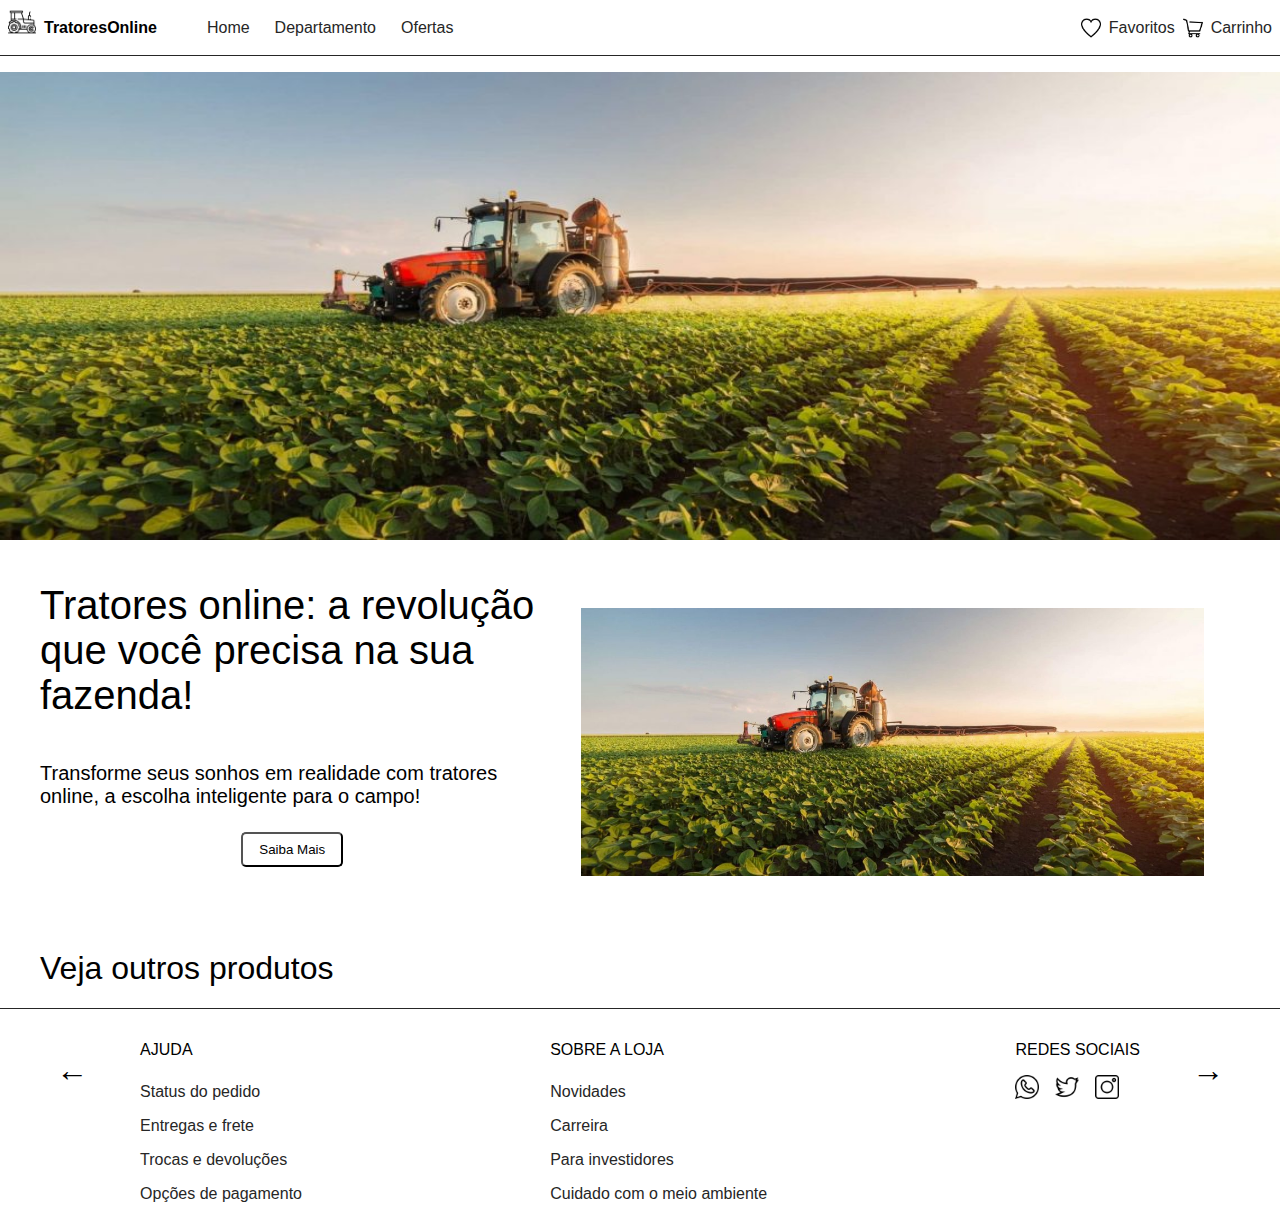
<file: index.html>
<!DOCTYPE html>
<html lang="en">
<head>
    <meta charset="UTF-8">
    <meta http-equiv="X-UA-Compatible" content="IE=edge">
    <meta name="viewport" content="width=device-width, initial-scale=1.0">
    <link rel="stylesheet" href="index.css">
    <title>TratoresOnline</title>
</head>
<body>
    <header>
        <div class="inicio">
            <div class="title">
                <img src="assets/trator.png" alt="trator">
                <h1 id="titulo"> TratoresOnline </h1>
            </div>
            <div class="meio">
                <a href="home">Home</a>
                <a href="departamento">Departamento</a>
                <a href="oferta">Ofertas</a> 
            </div>
        </div>
        <div class="compras">
            <img src="assets/favorito.png" alt="coracao">
            <a href="favorito">Favoritos</a>
            <img src="assets/vista-lateral-vazia-do-carrinho-de-compras.png" alt="carrinho">
            <a href="carrinho">Carrinho</a>
        </div>

    </header>
    <main>
        <img src="assets/monitoramento-de-tratores_O-monitoramento-de-tratores-contribui-para-a-seguranca-e-aumento-da-produtividade-agricola.2-1-scaled-1140x490.jpeg" alt="carrosel">
        <div class="informativo">
            <div class="informativo__title">
                <h1>Tratores online: a revolução que você precisa na sua fazenda!</h1>
                <h2>Transforme seus sonhos em realidade com tratores online, a escolha inteligente para o campo!</h2>
                <button>Saiba Mais</button>
            </div>
            <img src="assets/monitoramento-de-tratores_O-monitoramento-de-tratores-contribui-para-a-seguranca-e-aumento-da-produtividade-agricola.2-1-scaled-1140x490.jpeg" alt="img-demonstrativa">
        </div>
        <div class="ideias" >
            <h1> Veja outros produtos </h1>
            <div class="produtos-container">
                <button class="seta seta-esquerda" onclick="mexerSlider('esquerda')">
                    &larr;
                </button>
                <button class="seta seta-direita" onclick="mexerSlider('direita')">
                    &rarr;
                </button>
                <div id="produtos"></div>
            </div>
        </div>
        </div>
    </main>
    <footer>
        <div class="ajuda">
            <p>AJUDA</p>
            <a href="status">Status do pedido</a>
            <a href="entregas">Entregas e frete</a>
            <a href="trocas">Trocas e devoluções</a>
            <a href="pagamento">Opções de pagamento</a>
        </div>
        <div class="loja">
            <p>SOBRE A LOJA</p>
            <a href="novidades">Novidades</a>
            <a href="carreira">Carreira</a>
            <a href="investimento">Para investidores</a>
            <a href="cuidados">Cuidado com o meio ambiente</a>
        </div>
        <div class="redes-sociais">
            <p>REDES SOCIAIS</p>
            <div class="links">
                <a href="whatsapp">
                    <img src="assets/whatsapp.png" alt="whatsapp">
                </a>
                <a href="twitter">
                    <img src="assets/twitter.png" alt="twitter"> 
                </a>
                <a href="instagram"> 
                    <img src="assets/instagram.png" alt="instagram">
                </a>
            </div>
        </div>
    </footer>
    <script src="./index.js"></script>
</body>
</html>
</file>
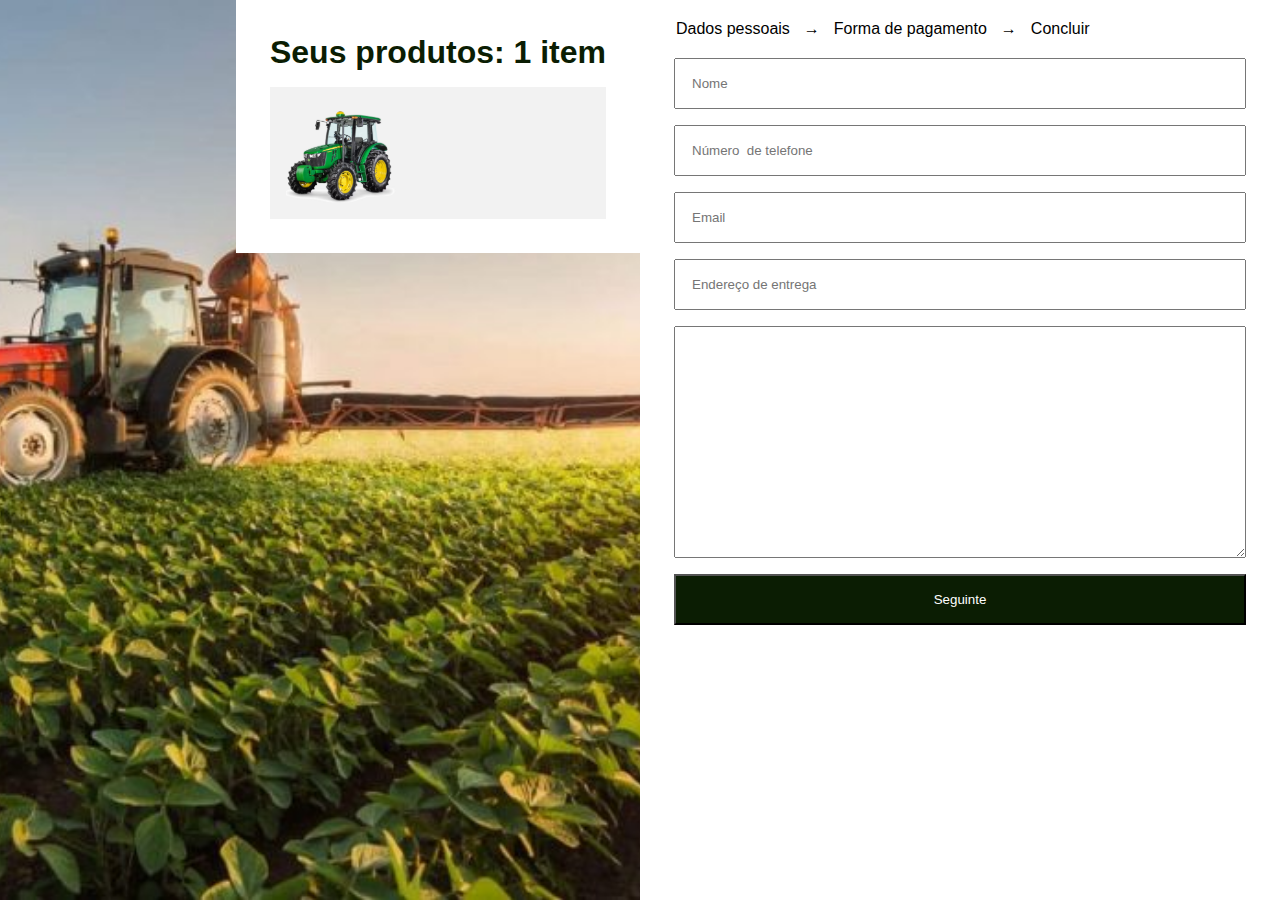
<file: formulario.html>
<!DOCTYPE html>
<html lang="en">
<head>
    <meta charset="UTF-8">
    <meta http-equiv="X-UA-Compatible" content="IE=edge">
    <meta name="viewport" content="width=device-width, initial-scale=1.0">
    <link rel="stylesheet" href="formulario.css">
    <title>Document</title>
</head>
<body>
    <main>
        <div class="foto">
            <div id="info" class="info">
                <h2>Seus produtos: 1 item</h2>
                <div class="info1">
                    <img src="assets/image 27.svg" alt="trator"> 
                    <div id="produto">
                    </div>
                </div>
            </div>
        </div>
        <div class="informacao">
            <header>
                <p>Dados pessoais</p>
                <p class="seta" >&rarr;</p>
                <p>Forma de pagamento</p>
                <p class="seta" >&rarr;</p>
                <p>Concluir</p>
            </header>
            <form id="forme">
                <input name="nome" type="text" placeholder="Nome">
                <input name="telefone" type="tel" placeholder="Número  de telefone">
                <input name="email" type="email" placeholder="Email">
                <input name="endereco" type="text" placeholder="Endereço de entrega">
                <textarea name="comentarios" placeholder="Comentários">
                </textarea>
                <button>Seguinte</button>
            </form>
        </div>
    </main>
    <script src="./formulario.js"></script>
</body>
</html>
</file>
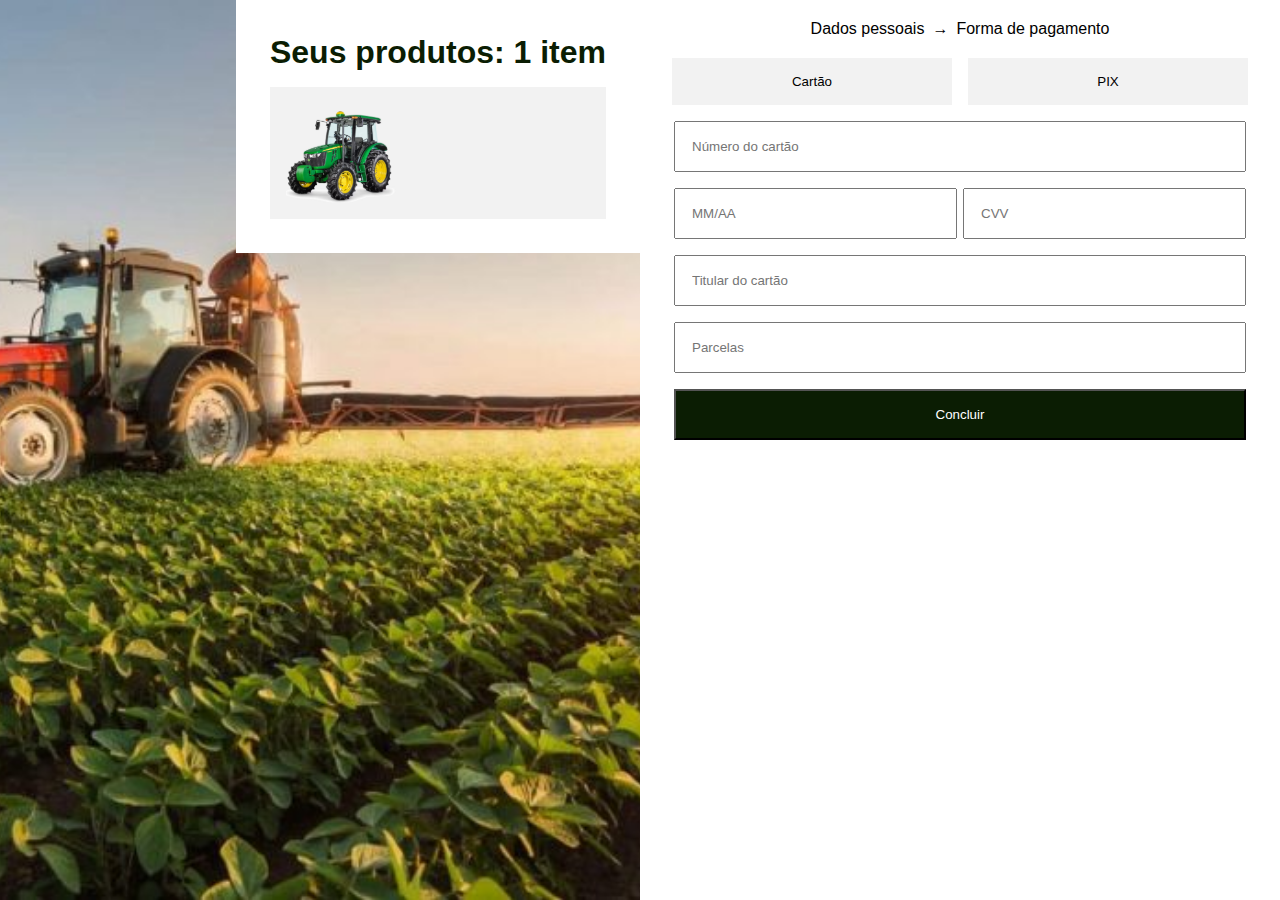
<file: pagamentos.html>
<!DOCTYPE html>
<html lang="en">
<head>
  <meta charset="UTF-8">
  <meta http-equiv="X-UA-Compatible" content="IE=edge">
  <meta name="viewport" content="width=device-width, initial-scale=1.0">
  <link rel="stylesheet" href="pagamentos.css">
  <title>Pagamentos</title>
</head>
<body>
  <main>
    <div class="foto">
        <div class="info">
            <h2>Seus produtos: 1 item</h2>
            <div class="info1">
                <img src="assets/image 27.svg" alt="trator"> 
                <div id="produto">
                </div>
            </div>
        </div>
    </div>
    <div class="informacao">
        <header>
          <div class="passos">
            <p>Dados pessoais</p>
            <p class="seta" >&rarr;</p>
            <p>Forma de pagamento</p>
          </div>
          <div class="pagamentos">
            <button class="pagamento-button">Cartão</button>
            <button id="button_pix" class="pagamento-button">PIX</button>
          </div>
          <div id="mensagem">
          </div>
        </header>
        <form id="forme">
            <input name="numero_cartao" type="text" placeholder="Número do cartão">
            <div class="cartao">
              <input name="data_validade" type="text" placeholder="MM/AA">
              <input name="codigo_seguranca" type="text" placeholder="CVV">
            </div>
            <input name="nome" type="text" placeholder="Titular do cartão">
            <input name="parcelas" type="text" placeholder="Parcelas">
            </textarea>
            <button>Concluir</button>
        </form>
    </div>
</main>
<script src="./pagamento.js"></script>
</body>
</html>
</file>
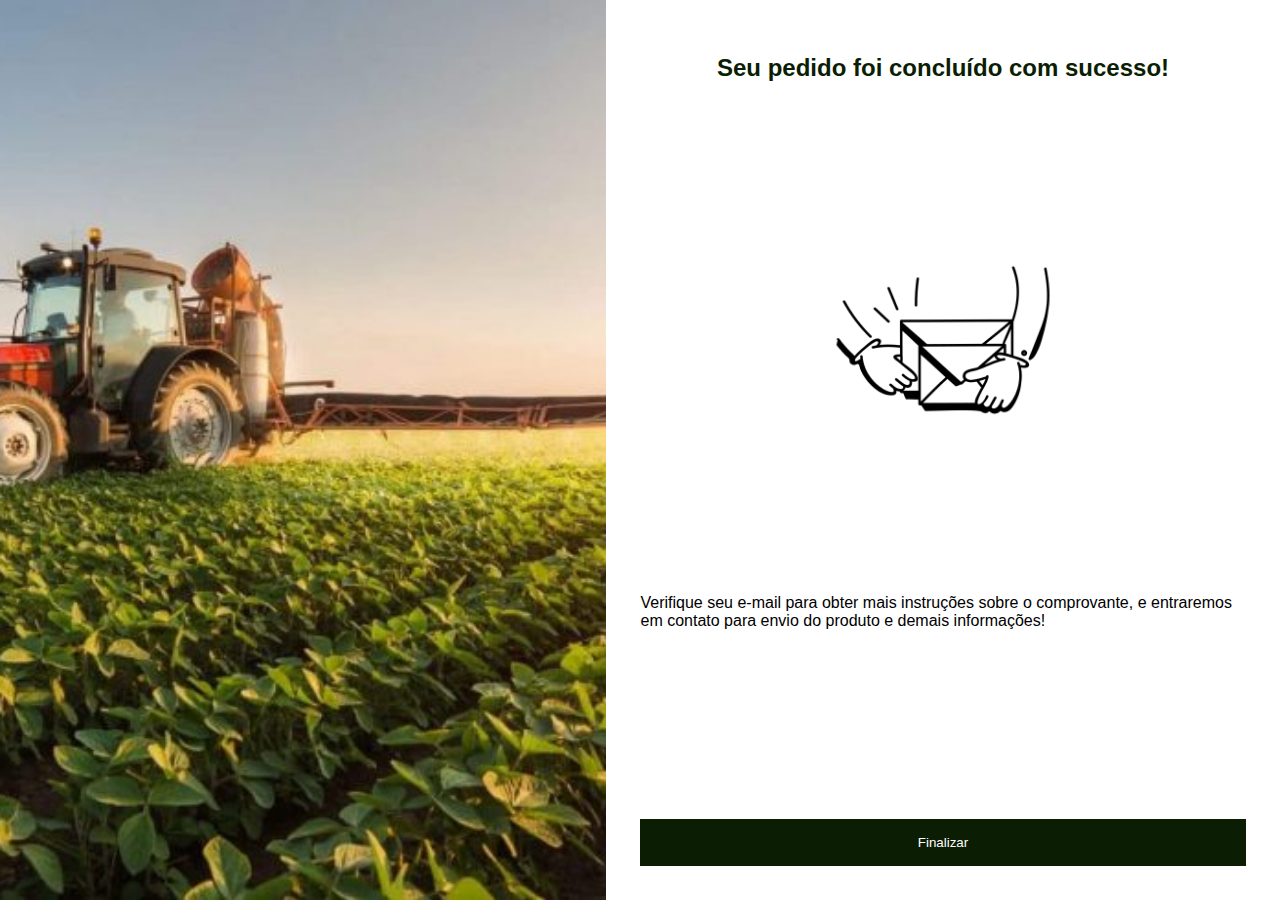
<file: produto.html>
<!DOCTYPE html>
<html lang="en">
<head>
    <meta charset="UTF-8">
    <meta name="viewport" content="width=device-width, initial-scale=1.0">
    <link rel="stylesheet" href="produto.css">
    <title>Document</title>
</head>
<body>
    <main>
        <div class="foto"></div>
        <div class="informacao">
            <header>
                <div class="info">
                    <h2>Seu pedido foi concluído com sucesso!</h2>
                </div>
            </header>
            <img src="assets/caixa-de-entrada-de-correio.png" alt="email"> 
            <p>Verifique seu e-mail para obter mais instruções sobre o comprovante, e entraremos em contato para envio do produto e demais informações!</p>
            <button id="Finalizar">Finalizar</button>
        </div>
    </main>
    <script src="./produto.js"></script>
</body>
</html>
</file>
<file: index.css>
@import url('https://fonts.cdnfonts.com/css/montserrat');

* {
    box-sizing: border-box;
    font-family: 'Montserrat', sans-serif;
}

header h1{
    font-size: 16px;
}

html, body {
    padding: 0;
    margin: 0;
}

header {
    display: flex;
    justify-content: space-between;
    padding: 8px;
    border-bottom: 1px solid #262626;
}

header img {
    height: 28px;
}

.inicio {
    display: flex;
    gap: 50px;
}

.compras {
    display: flex;
    gap: 8px;
    align-items: center;
}

.compras a{
    color: #262626;
    text-decoration: none;   
}

.compras img{
    height: 20px;
}

.title {
    display: flex;
    gap: 8px;
}

.meio {
    display: flex;
    gap: 25px;
    align-items: center;
}

.meio a {
    color: #262626;
    text-decoration: none;
}

main {
    display: flex;
    flex-direction: column;
    justify-content: space-between;
}

main img {
    width: 100%;
    height: 500px;
    padding: 16px 0;
}

.informativo {
    display: flex;
    padding: 0 40px;
}

.informativo__title {
    display: flex;
    flex-direction: column;

}

.informativo__title h1{
    font-weight:normal;
    font-size: 40px;
}

.informativo__title h2{
    font-weight: lighter;
    font-size: 20px;
}

.informativo img {
    height: 300px;
    margin: 36px;
}

.informativo button{
    display: flex;
    padding: 8px 16px;
    align-self: center;
    margin-top: 8px;
    background-color: #ffffff;    
    border-radius: 5px;
}

.ideias h1 {
    font-weight: normal;
    padding: 0 40px;
}

.produtos-container {
    display: flex;
    position: relative;
    padding: 0 6rem;
}

#produtos {
    flex: 1;
    display: flex;
    overflow-x: auto;
    scroll-behavior: smooth;
}

.produtos-container button.seta {
    padding: 8px 16px;
    border: none;
    font-size: 32px;
    z-index: 2;
}

.produtos-container button.seta-esquerda {
    position: absolute;
    left: 4px;
    top: 50%;
}

.produtos-container button.seta-direita {
    position: absolute;
    right: 4px;
    top: 50%;
}

#produtos::-webkit-scrollbar {
    display: none;
}

.card {
    display: flex;
    flex-direction: column;
    align-items: center;
    padding: 32px 16px;
}

.card img{
    height: 400px;
}

.card a {
    padding: 8px 40px;
    color:black;
    background-color: #ffffff;    
    border-radius: 5px;
    border: 1px solid black;
    text-decoration: none;
}

.ideias{
    display: flex;
    flex-direction: column;
}

.descricao{
    color: #969696;
    width: 525px;
}

.ideias button{
    align-self: center;
    display: flex;
    padding: 8px 40px;
    margin-top: 8px;
    background-color: #ffffff;    
    border-radius: 5px;
    margin: 36px;
}

footer {
    display: flex;
    justify-content: space-around;
    padding: 16px;
    border-top: 1px solid #262626;
}

.ajuda, .loja, .redes-sociais {
    display: flex;
    flex-direction: column;

}

.ajuda a{
    color: #262626;
    text-decoration: none;  
    padding: 8px 0;   
}

.loja a{
    color: #262626;
    text-decoration: none;  
    padding: 8px 0;
}

.links{
    display: flex;
    gap: 16px;
}

.links a{
    text-decoration: none; 
}

.redes-sociais img {
    height: 24px;
}
</file>
<file: formulario.css>
body, html {
    width: 100%;
    height: 100%;
    padding: 0;
    margin: 0;
}

main {
  display: flex;
  flex-direction: row;
  width: 100%;
  height: 100%;
}

@import url('https://fonts.cdnfonts.com/css/montserrat');

* {
    box-sizing: border-box;
    font-family: 'Montserrat', sans-serif;
}

.foto {
    background-image: url('assets/monitoramento-de-tratores_O-monitoramento-de-tratores-contribui-para-a-seguranca-e-aumento-da-produtividade-agricola.2-1-scaled-1140x490.jpeg');
    background-size: cover;
    background-position: center center ;
    flex: 1;
    position: relative;
}

.info {
    position: absolute;
    right: 0;
    top: 0;
    padding: 34px ;
    background-color: #fff;
    display: flex;
    flex-direction: column;
}

.info h2 {
    font-size: 32px;
    font-weight: bold;
    margin: 0 0 16px 0;
    color: #0B1D03;
}

.info1 img {
    height: 100px;   
} 

.info1{
    display: flex;
    align-items: center;
    gap:16px;
    background-color: #F2F2F2;
    padding: 16px ;
}

.informacao{
    flex: 1;   
}

header{
    display: flex;
    align-items: center;
    padding: 0 32px;
    gap: 6px;
}

form {
    display: flex;
    flex-direction: column;
    gap: 16px;
    padding: 0 34px;
}
.informacao p {
    padding: 4px;
}

.informacao input {
    padding: 16px ;
    width: 100%;
}

.informacao button{
    padding: 16px;
    color: #ffffff;
    background-color: #0B1D03;
}

.informacao textarea {
    padding: 100px;
}
</file>
<file: pagamentos.css>
body, html {
  width: 100%;
  height: 100%;
  padding: 0;
  margin: 0;
}

main {
display: flex;
flex-direction: row;
width: 100%;
height: 100%;
}

@import url('https://fonts.cdnfonts.com/css/montserrat');

* {
  box-sizing: border-box;
  font-family: 'Montserrat', sans-serif;
}

.foto {
  background-image: url('assets/monitoramento-de-tratores_O-monitoramento-de-tratores-contribui-para-a-seguranca-e-aumento-da-produtividade-agricola.2-1-scaled-1140x490.jpeg');
  background-size: cover;
  background-position: center center ;
  flex: 1;
  position: relative;
}

.info {
  position: absolute;
  right: 0;
  top: 0;
  padding: 34px ;
  background-color: #fff;
  display: flex;
  flex-direction: column;
}

.info h2 {
  font-size: 32px;
  font-weight: bold;
  margin: 0 0 16px 0;
  color: #0B1D03;
}

.info1 img {
  height: 100px;   
} 

.info1{
  display: flex;
  align-items: center;
  gap:16px;
  background-color: #F2F2F2;
  padding: 16px ;
}

.informacao{
  flex: 1;  

}

.cartao{
  display: flex;
  gap:6px;
}

.pagamentos{
  display: flex;
  gap: 16px;
  width: 100%;
}

.pagamentos button.pagamento-button {
  margin-bottom: 16px;
  flex: 1;
  background-color: #F2F2F2;
  color: black;
  border: none;
}

.passos{
  display: flex;
}

header{
  display: flex;
  flex-direction: column;
  align-items: center;
  padding: 0 32px;
}

form {
  display: flex;
  flex-direction: column;
  gap: 16px;
  padding: 0 34px;
}

.informacao p {
  padding: 4px;
}

.informacao input {
  padding: 16px ;
  width: 100%;
}

.informacao button{
  padding: 16px;
  color: #ffffff;
  background-color: #0B1D03;
}

.informacao textarea {
  padding: 100px;
}
</file>
<file: produto.css>
body, html {
    width: 100%;
    height: 100%;
    padding: 0;
    margin: 0;
}
  
main {
  display: flex;
  flex-direction: row;
  width: 100%;
  height: 100%;
}
  
  @import url('https://fonts.cdnfonts.com/css/montserrat');
  
  * {
    box-sizing: border-box;
    font-family: 'Montserrat', sans-serif;
  }

.foto {
    background-image: url('assets/monitoramento-de-tratores_O-monitoramento-de-tratores-contribui-para-a-seguranca-e-aumento-da-produtividade-agricola.2-1-scaled-1140x490.jpeg');
    background-size: cover;
    background-position: center center ;
    flex: 1;
    position: relative;
}

.informacao{
  flex-direction: column;
  flex: 1;
  display: flex;
  padding: 34px;
  align-items: center;
  justify-content: space-between;
}

header{
    display: flex;
    padding: 0 32px;
  }

.info h2{
    color:#0B1D03;
}

.informacao img{
  display: flex;
  width: 250px;
  height: 250px;
}

.informacao p{
  height: 96px;
  width: 605px;
  display: flex;
}

.informacao button{
  padding: 16px;
  color: #ffffff;
  width: 100%;
  text-align: center;
  border: none;
  background-color: #0B1D03;
}
</file>
